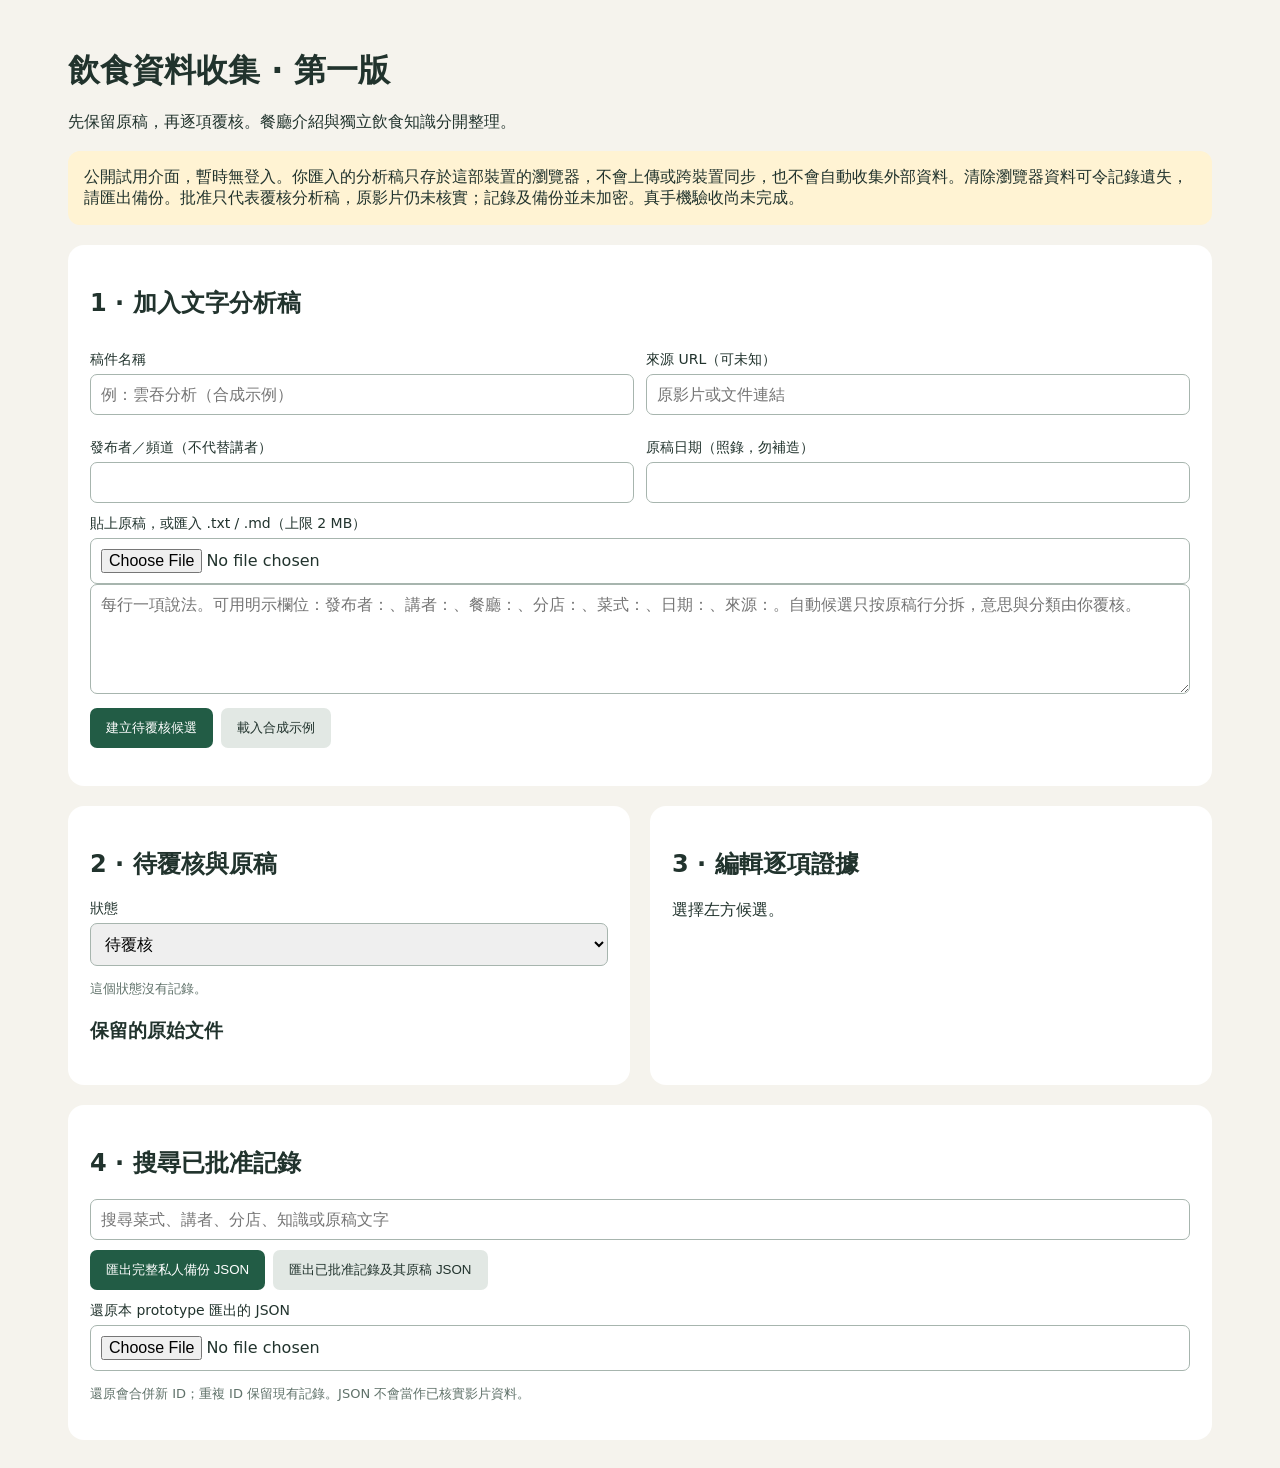
<file: source-intake/index.html>
<!doctype html>
<html lang="zh-Hant"><meta charset="utf-8"><meta name="viewport" content="width=device-width,initial-scale=1">
<title>飲食資料收集 · 試用</title>
<meta name="food-intake-build" content="2026-10-10-r1">
<style>
*{box-sizing:border-box}body{margin:0;background:#f5f3ed;color:#21332d;font:16px system-ui,sans-serif}main{max-width:1200px;margin:auto;padding:28px}h1{margin-bottom:8px}p{line-height:1.6}.notice{padding:16px;background:#fff3d3;border-radius:12px}.grid{display:grid;grid-template-columns:1fr 1fr;gap:20px}section{background:white;padding:22px;border-radius:16px;margin-top:20px}label{display:block;margin:12px 0 5px;font-size:14px}input,textarea,select{width:100%;padding:10px;border:1px solid #a7b5ae;border-radius:7px;font:inherit}textarea{min-height:110px}button{border:0;border-radius:7px;background:#225c45;color:white;padding:11px 16px;margin:10px 8px 0 0;cursor:pointer}.secondary{background:#e2e8e4;color:#21332d}.danger{background:#98463a}.card{border:1px solid #d7ded9;border-radius:9px;padding:12px;margin:10px 0;cursor:pointer}.card.active{border:2px solid #225c45}.muted{color:#60726a;font-size:13px}.row{display:grid;grid-template-columns:1fr 1fr;gap:12px}#message{white-space:pre-wrap;color:#9a392f}pre{white-space:pre-wrap;font:14px system-ui}summary{cursor:pointer}a{color:#225c45}@media(max-width:800px){.grid,.row{grid-template-columns:1fr}main{padding:16px}}
</style>
<main><h1>飲食資料收集 · 第一版</h1><p>先保留原稿，再逐項覆核。餐廳介紹與獨立飲食知識分開整理。</p>
<div class="notice">公開試用介面，暫時無登入。你匯入的分析稿只存於這部裝置的瀏覽器，不會上傳或跨裝置同步，也不會自動收集外部資料。清除瀏覽器資料可令記錄遺失，請匯出備份。批准只代表覆核分析稿，原影片仍未核實；記錄及備份並未加密。真手機驗收尚未完成。</div>
<section><h2>1 · 加入文字分析稿</h2><div class="row"><div><label>稿件名稱</label><input id="title" placeholder="例：雲吞分析（合成示例）"></div><div><label>來源 URL（可未知）</label><input id="sourceUrl" placeholder="原影片或文件連結"></div><div><label>發布者／頻道（不代替講者）</label><input id="publisher"></div><div><label>原稿日期（照錄，勿補造）</label><input id="sourceDate"></div></div><label>貼上原稿，或匯入 .txt / .md（上限 2 MB）</label><input id="file" type="file" accept=".txt,.md,text/plain,text/markdown"><textarea id="text" placeholder="每行一項說法。可用明示欄位：發布者：、講者：、餐廳：、分店：、菜式：、日期：、來源：。自動候選只按原稿行分拆，意思與分類由你覆核。"></textarea><button id="import">建立待覆核候選</button><button id="sample" class="secondary">載入合成示例</button><p id="message" role="status"></p></section>
<div class="grid"><section><h2>2 · 待覆核與原稿</h2><label>狀態</label><select id="statusFilter"><option value="pending">待覆核</option><option value="approved">已批准</option><option value="rejected">已拒絕</option><option value="all">全部</option></select><div id="candidates"></div><h3>保留的原始文件</h3><div id="documents"></div></section><section><h2>3 · 編輯逐項證據</h2><div id="editor">選擇左方候選。</div></section></div>
<section><h2>4 · 搜尋已批准記錄</h2><input id="query" placeholder="搜尋菜式、講者、分店、知識或原稿文字"><div id="results"></div><button id="export">匯出完整私人備份 JSON</button><button id="exportReviewed" class="secondary">匯出已批准記錄及其原稿 JSON</button><label>還原本 prototype 匯出的 JSON</label><input id="restore" type="file" accept=".json,application/json"><p class="muted">還原會合併新 ID；重複 ID 保留現有記錄。JSON 不會當作已核實影片資料。</p></section></main>
<script src="core.js"></script><script src="store.js"></script><script src="app.js"></script></html>
</file>
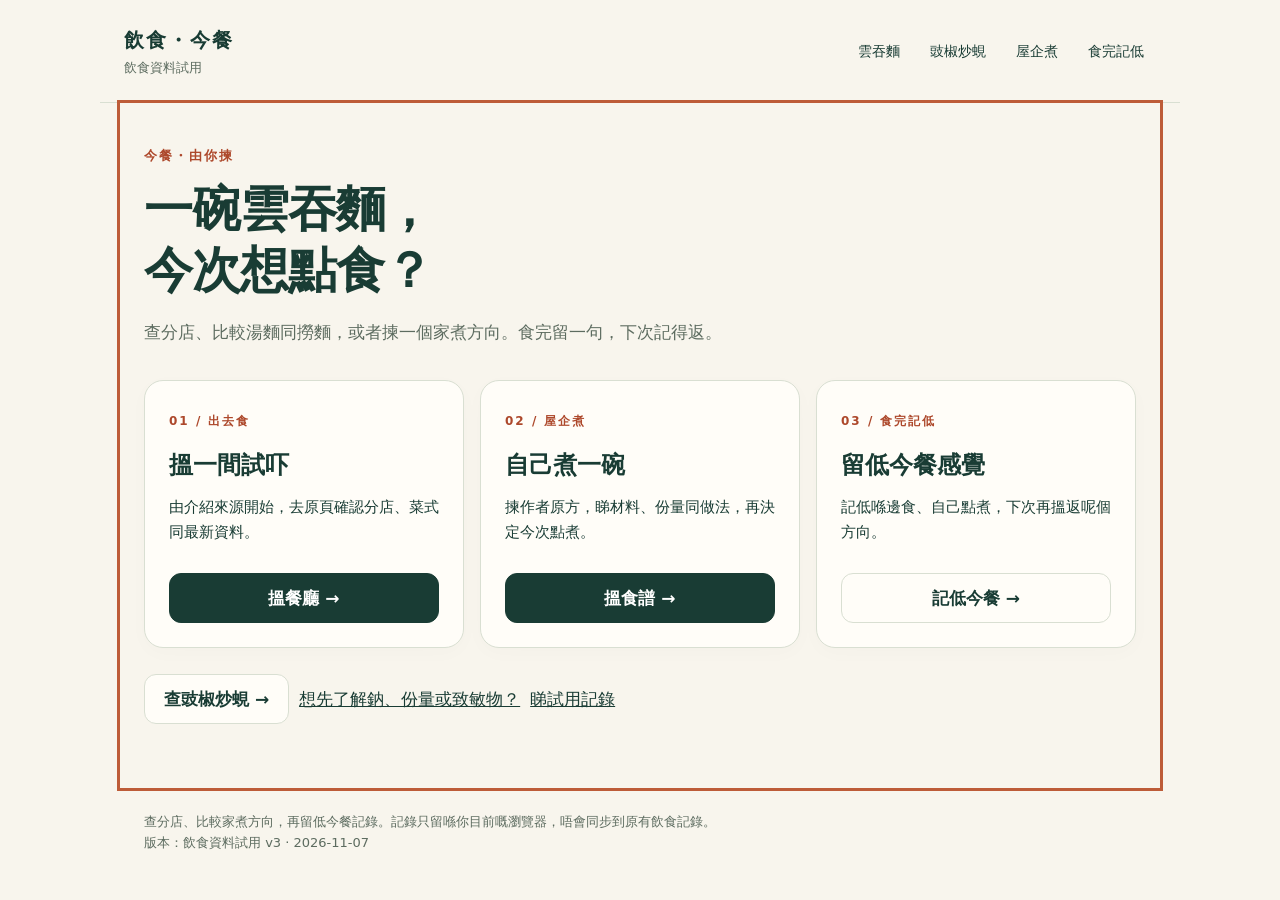
<file: wonton-trial/index.html>
<!doctype html>
<html lang="zh-HK"><head><meta charset="utf-8"><meta name="viewport" content="width=device-width,initial-scale=1"><meta name="robots" content="noindex,nofollow"><meta name="referrer" content="no-referrer"><meta http-equiv="Content-Security-Policy" content="default-src 'none'; script-src 'unsafe-inline'; style-src 'unsafe-inline'; connect-src 'none'; img-src 'none'; base-uri 'none'; form-action 'none'"><title>雲吞麵・豉椒炒蜆｜今餐點食？</title>
<style>
:root{color-scheme:light;--paper:#f8f5ed;--card:#fffdf8;--ink:#193c34;--muted:#5d6c60;--line:#d9dfd2;--orange:#ad482b}*{box-sizing:border-box}body{margin:0;background:var(--paper);color:var(--ink);font:17px/1.65 system-ui,-apple-system,"Microsoft JhengHei",sans-serif}button,input,select,textarea{font:inherit}button,a,input,select,textarea{outline-offset:4px}a{color:var(--ink)}button,.button{display:inline-flex;align-items:center;justify-content:center;min-height:48px;padding:10px 19px;border:1px solid var(--line);border-radius:12px;background:var(--card);color:var(--ink);cursor:pointer;text-decoration:none;font-weight:650}button:hover,.button:hover{border-color:var(--ink);background:#edf0e7}.primary{background:var(--ink);color:white;border-color:var(--ink)}.primary:hover{background:#31574a;color:white}header{max-width:1080px;margin:auto;padding:24px;display:flex;align-items:center;justify-content:space-between;gap:20px;border-bottom:1px solid var(--line)}.wordmark{font-size:20px;letter-spacing:2px;text-decoration:none;font-weight:800}.edition{font-size:13px;color:var(--muted)}nav{display:flex;gap:6px;flex-wrap:wrap}nav a{font-size:14px;text-decoration:none;padding:9px 12px;border-radius:9px}nav a[aria-current=page]{background:var(--ink);color:white}main{max-width:1040px;min-height:65vh;margin:auto;padding:42px 24px 64px}.eyebrow{color:var(--orange);letter-spacing:2px;font-size:13px;font-weight:800}h1{font-size:clamp(30px,5vw,49px);letter-spacing:-1px;line-height:1.25;margin:12px 0 17px}h2{font-size:24px;line-height:1.4;margin:0 0 12px}h3{font-size:19px;margin:0 0 8px}p{margin:10px 0 18px}.muted{color:var(--muted)}.hero{max-width:750px;margin-bottom:34px}.grid{display:grid;grid-template-columns:repeat(3,1fr);gap:16px}.card{background:var(--card);border:1px solid var(--line);border-radius:19px;padding:24px;box-shadow:0 5px 20px #193c3405}.card .number{font-size:12px;letter-spacing:2px;color:var(--orange);font-weight:800}.card h2{margin-top:16px}.card p{font-size:15px}.card .button{width:100%;margin-top:10px}.stack{display:grid;gap:14px}.source{display:flex;align-items:center;justify-content:space-between;gap:20px}.source p{margin:4px 0 0;font-size:14px}.row{display:flex;flex-wrap:wrap;gap:10px;align-items:center}.search{display:flex;gap:10px;max-width:780px;margin:24px 0 12px}input,textarea,select{width:100%;padding:13px 14px;border:1px solid #b8c5b7;border-radius:10px;color:var(--ink);background:white}label{display:block;font-size:15px;font-weight:650;margin:19px 0 7px}textarea{min-height:110px;resize:vertical}.form{max-width:640px}.note{padding:17px 20px;background:#edf0e5;border-radius:13px;color:#3f5746;font-size:14px;margin:22px 0}.pill{font-size:13px;border-radius:30px;padding:6px 11px;background:#e9eee3;display:inline-block}.back{display:inline-block;margin-bottom:21px}.listhead{display:flex;justify-content:space-between;align-items:center;gap:16px;margin:30px 0 14px}.secondary{margin-top:26px}.saved{white-space:pre-wrap;overflow-wrap:anywhere}.record-actions{display:flex;gap:10px;margin-top:18px}footer{max-width:1040px;margin:auto;padding:22px 24px;border-top:1px solid var(--line);font-size:13px;color:var(--muted)}.sr{position:absolute;width:1px;height:1px;overflow:hidden;clip:rect(0,0,0,0)}:focus-visible{outline:3px solid #bd5c38}button:disabled{opacity:.5;cursor:default}@media(max-width:720px){header{padding:16px;align-items:flex-start;flex-direction:column;gap:10px}nav{gap:0}nav a{padding:8px 11px}main{padding:26px 17px 44px}.grid{grid-template-columns:1fr}.card{padding:20px}.source{align-items:flex-start;flex-direction:column;gap:12px}.source .button{width:100%}.search{flex-wrap:wrap}.search button{width:100%}.listhead{align-items:flex-start;flex-direction:column}.row button{font-size:14px;padding:8px 12px}.record-actions{flex-direction:column}}
</style></head><body>
<header><div><a class="wordmark" href="#home">飲食・今餐</a><div class="edition">飲食資料試用</div></div><nav aria-label="主要場景"><a href="#eat" data-nav="eat">雲吞麵</a><a href="#clam" data-nav="clam">豉椒炒蜆</a><a href="#cook" data-nav="cook">屋企煮</a><a href="#record" data-nav="record">食完記低</a></nav></header>
<main id="view" tabindex="-1"></main><footer>查分店、比較家煮方向，再留低今餐記錄。記錄只留喺你目前嘅瀏覽器，唔會同步到原有飲食記錄。<br>版本：飲食資料試用 v3 · 2026-11-07</footer>
<script>
'use strict';
const STORAGE='dm.wontonTrial.v1';
const sources={
 ho:{title:'何洪記（銅鑼灣）',credit:'MICHELIN Guide 原頁',url:'https://guide.michelin.com/hk/en/hong-kong-region/hong-kong/restaurant/ho-hung-kee',type:'餐廳介紹'},
 mak:{title:"Mak’s Noodle",credit:'香港旅遊發展局原頁',url:'https://www.discoverhongkong.com/eng/place-to-go/travel.guide-mak-s-noodle.html',type:'餐廳介紹'},
 lau:{title:'Daddy Lau',credit:'Made With Lau · Wonton Noodle Soup',url:'https://www.madewithlau.com/recipes/wonton-noodle-soup',type:'作者食譜'},
 christie:{title:'Christie Lai',credit:'Christie at Home · Wonton Noodle Soup',url:'https://christieathome.com/blog/wonton-noodle-soup/',type:'作者食譜'},
 rasa:{title:'Rasa Malaysia',credit:'Wonton Noodles · 原方及署名見原頁',url:'https://rasamalaysia.com/wonton-noodles/',type:'乾撈方向原頁'},
 sodium:{title:'湯粉麵鈉與能量研究',credit:'香港食物安全中心 · 研究摘要',url:'https://www.cfs.gov.hk/tc_chi/programme/programme_rafs/programme_rafs_n_01_24_abstract.html',type:'官方研究'},
 child:{title:'Asian Wanton Mee',credit:'HealthHub Singapore · 兒童配方原PDF',url:'https://ch-api.healthhub.sg/api/public/content/45e8fb68b26b493d80525118fd8dc482?v=4e2de404',type:'官方配方'},
 allergy:{title:'慎防食物中的致敏物',credit:'香港食物安全中心原頁',url:'https://www.cfs.gov.hk/tc_chi/multimedia/multimedia_pub/multimedia_pub_fsf_231_04.html',type:'官方資訊'}
};
const dbRelease = {"topics":{"雲吞麵":["wonton-facts-20261107-01"],"豉椒炒蜆":["clam-facts-20261107-01"]},"rows":[{"id":"wonton-ho-hung-kee-hysan","scene":"eat","dish":"何洪記 · 雲吞麵","place":"何洪記","area":"銅鑼灣 希慎廣場店","style":"湯麵","summary":"利園商場名錄列出希慎廣場分店。米芝蓮指南的同址條目亦介紹這間分店的雲吞麵。 地址 軒尼詩道500號希慎廣場12樓1204–1205號舖。","refs":[["利園商場分店資料","https://www.leegardens.com.hk/dining/HP/359/Ho-Hung-Kee"],["米芝蓮指南分店介紹","https://guide.michelin.com/us/en/hong-kong-region/hong-kong/restaurant/ho-hung-kee"]]},{"id":"wonton-maks-wellington","scene":"eat","dish":"麥奀雲吞麵世家 · 雲吞麵","place":"麥奀雲吞麵世家","area":"中環 威靈頓街總店","style":"湯麵","summary":"餐廳官網將威靈頓街77號列為總店。香港旅發局同址介紹列有雲吞麵。 地址 威靈頓街77號地下。","refs":[["餐廳官方分店資料","https://www.maksnoodle.com/en/%E5%88%86%E5%BA%97%E8%B3%87%E6%96%99"],["香港旅發局介紹","https://www.discoverhongkong.com/eng/place-to-go/travel.guide-mak-s-noodle.html"]]},{"id":"wonton-tasty-ifc","scene":"eat","dish":"正斗粥麵專家 · 招牌湯雲吞麵","place":"正斗粥麵專家","area":"中環 國金店","style":"湯麵","summary":"正斗官網列出國金店的舖號。國際金融中心商場的分店頁將湯雲吞麵列為招牌菜。 地址 港景街1號國際金融中心商場3樓3016–3018號舖。","refs":[["正斗官方國金店資料","https://tasty.com.hk/location/ifc-mall-shop/"],["國際金融中心商場分店及菜式","https://ifc.com.hk/en/mall/shop/tasty-congee-noodle/"]]},{"id":"clam-holts-cafe-rosewood","scene":"clam","dish":"Holt’s Café · 豉椒炒蜆","place":"Holt’s Café","area":"尖沙咀 香港瑰麗酒店","style":"豉椒炒蜆","summary":"瑰麗酒店的中文版自選菜單列有豉椒炒蜆。到訪前可向餐廳確認當日供應及價格。 地址 梳士巴利道18號香港瑰麗酒店。","refs":[["香港瑰麗酒店官方自選菜單","https://www.rosewoodhotels.com/content/dam/rosewoodhotels/property/hong-kong/zh-cn/documents/dining/holts-cafe-a-la-carte-menu-sc.pdf"],["Holt’s Café 官方地址及訂座","https://www.rosewoodhotels.com/en/hong-kong/dining/holts-cafe"]]},{"id":"clam-hkjc-hong-kong-kitchen","scene":"clam","dish":"香港廚房（馬會競駿會） · 豉椒炒大蜆","place":"香港廚房（馬會競駿會）","area":"跑馬地 跑馬地馬場會所","style":"豉椒炒蜆","summary":"競駿會官方菜單曾列豉椒炒大蜆。此處為會所餐廳，馬會的非賽日頁列明須預約。請先向會所確認會員或訪客入場資格，以及當日供應。 地址 跑馬地馬場Pavilion Stand 9樓。","refs":[["競駿會官方菜單","https://racingclub.hkjc.com/common/pdf/dining-hong-kong-kitchen-menu.pdf"],["馬會會員專頁及預約資料","https://members.hkjc.com/hub/en-US/dining/hong-kong-kitchen"]]}]};
const editorial=[
 ['tasty-soup','eat','正斗鮮蝦雲吞麵','正斗','中環 IFC','湯麵','正斗品牌官網列有鮮蝦雲吞麵。國金店喺商場 3 樓 3016–3018 號舖，分店即日供應及現價可向店方確認。',[['正斗菜式','https://tasty.com.hk/menu/'],['正斗國金店','https://tasty.com.hk/location/ifc-mall-shop/']]],
 ['tasty-dry','eat','正斗鮮雲吞撈麵','正斗','中環 IFC','撈麵','想搵撈麵，正斗品牌官網有列鮮雲吞撈麵。國金店地址可由分店頁核對，分店即日供應及現價待確認。',[['正斗菜式','https://tasty.com.hk/menu/'],['正斗國金店','https://tasty.com.hk/location/ifc-mall-shop/']]],
 ['ho-soup','eat','何洪記雲吞麵','何洪記','銅鑼灣 希慎廣場','湯麵','《米芝蓮指南》介紹銅鑼灣何洪記嘅雲吞湯麵，地址係希慎廣場 12 樓 1204–1205 號舖。現價待確認。',[['米芝蓮指南','https://guide.michelin.com/hk/en/hong-kong-region/hong-kong/restaurant/ho-hung-kee']]],
 ['lau-soup','cook','Daddy Lau 雲吞湯麵','Daddy Lau','','湯麵','呢個版本標示 4 人份，主頁集中講麵同湯底，包雲吞另有一頁。',[['湯麵原方','https://www.madewithlau.com/recipes/wonton-noodle-soup'],['包雲吞原方','https://www.madewithlau.com/recipes/wontons']]],
 ['christie-soup','cook','Christie Lai 雲吞湯麵','Christie Lai','','湯麵','麵湯以一碗計，餡料份量另外列。作者容許用雞肉碎替代豬肉碎，原方仍用蝦。',[['Christie Lai 原方','https://christieathome.com/blog/wonton-noodle-soup/']]],
 ['bee-dry','cook','Bee Yinn Low 馬來西亞雲吞撈麵','Bee Yinn Low','','撈麵','Rasa Malaysia 嘅原方用深色醬汁拌麵，屬馬來西亞乾撈做法。',[['Bee Yinn Low 原方','https://rasamalaysia.com/wonton-noodles/']]]
].map(([id,scene,dish,place,area,style,summary,refs])=>({id,scene,dish,place,area,style,summary,refs}));
const databaseRows=dbRelease?.rows??[];
const overlappingEditorial={'tasty-soup':'wonton-tasty-ifc','ho-soup':'wonton-ho-hung-kee-hysan'};
const catalogue=new Map([...databaseRows,...editorial.filter(row=>!databaseRows.some(db=>db.id===overlappingEditorial[row.id]))].map(row=>[row.id,row]));

function matches(scene,query){
 const q=query.normalize('NFKC').toLowerCase().replace(/\s+/g,'');
 const patterns=[
  [/中環|ifc/,/中環|IFC/i], [/銅鑼灣|causewaybay/,/銅鑼灣/],
  [/尖沙咀|旺角|沙田|深水埗|九龍|佐敦|上環|灣仔|觀塘/,new RegExp(q.match(/尖沙咀|旺角|沙田|深水埗|九龍|佐敦|上環|灣仔|觀塘/)?.[0]??'a^')],
  [/乾撈|撈麵|dry/,/撈麵/], [/湯麵|湯雲吞麵/,/湯麵/],
  [/冇豬肉|唔食豬|雞肉/,/雞肉/], [/正斗|tasty/,/正斗/],
  [/何洪記|hohungkee/,/何洪記/], [/lau|劉師傅/,/lau/i], [/christie/,/christie/i],
  [/bee|rasa/,/bee/i], [/麥奀|mak.snoodle/,/麥奀|mak/i]
 ].filter(([pattern])=>pattern.test(q));
 const broad=/^(?:雲吞麵|雲吞|wontonnoodles?|)$/.test(q);
 return [...catalogue.values()].filter(r=>{
  if(r.scene!==scene)return false;
  const data=[r.dish,r.place,r.area,r.style,r.summary].join(' ');
  if(patterns.length)return patterns.every(([,pattern])=>pattern.test(data));
  return broad||data.toLowerCase().replace(/\s+/g,'').includes(q);
 });
}
function renderSearch(scene){
 const cook=scene==='cook',q=queries[scene], results=matches(scene,q);
 const chips=cook?['有蝦冇豬肉','想試乾撈','Daddy Lau']:['中環雲吞麵','銅鑼灣雲吞麵','撈麵'];
 const cards=results.map(r=>'<article class="card"><span class="pill">'+esc([r.style,r.area].filter(Boolean).join(' · '))+'</span><h3>'+esc(r.dish)+'</h3><p>'+esc(r.summary)+'</p><p class="muted">'+esc(r.refs[0][0])+'</p><a class="button" href="#result/'+esc(r.id)+'/'+scene+'">詳情、追問同來源 →</a></article>').join('');
 view.innerHTML='<a class="back" href="#home">← 返首頁</a><span class="pill">'+(cook?'屋企煮／食譜':'出去食／餐廳')+'</span><h1>'+(cook?'比較家煮做法':'按地區同菜式搵')+'</h1>'+
  '<form id="search" class="search"><label class="sr" for="query">想查啲乜</label><input id="query" name="query" maxlength="160" value="'+esc(q)+'" required><button class="primary">搜尋</button></form>'+
  '<div class="row">'+chips.map(t=>'<button type="button" data-query="'+t+'">'+t+'</button>').join('')+'</div>'+
  '<p role="status" class="muted">「'+esc(q)+'」有 '+results.length+' 個結果</p>'+
  '<div class="listhead"><h2>查詢結果</h2><a href="#health/'+scene+'">睇鈉、份量同致敏物 →</a></div>'+
  '<div class="stack">'+(cards||'<div class="card">暫時未搵到符合嘅資料。可以試「雲吞麵」、「撈麵」，或者用餐廳名再查。</div>')+'</div><p class="muted">'+
  (cook?'完整配方同份量請睇作者原頁。':'即日供應、價格同營業安排可以向店方確認。')+
  '</p><a class="button" href="#record/'+scene+'">記低今餐 →</a>'+(dbRelease&&!cook?'<p class="muted">資料庫版本 '+esc(dbRelease.topics['雲吞麵'].join('、'))+'</p>':'');
}
function renderResult(r,from){
 if(r.scene==='clam'){renderClamResult(r);return;}
 const back=['eat','cook'].includes(from)?from:r.scene;
 view.innerHTML='<a class="back" href="#'+back+'">← 返回查詢</a><h1>'+esc(r.dish)+'</h1>'+
 '<p class="muted">'+esc([r.place,r.area,r.style].filter(Boolean).join(' · '))+'</p>'+
 '<div class="card"><p>'+esc(r.summary)+'</p><h2>資料來源</h2><div class="row">'+
 r.refs.map(([credit,url])=>'<a class="button external" href="'+esc(url)+'" target="_blank" rel="noopener noreferrer">'+esc(credit)+' ↗</a>').join('')+
 '</div></div><div class="secondary row"><a class="button" href="#health/'+back+'">追問鈉同份量</a>'+
 '<a class="button primary" href="#record/'+r.scene+'/'+esc(r.id)+'">記低呢款 →</a></div>';
}

const normalize=value=>value.normalize('NFKC').toLowerCase().replace(/\s+/g,'');
function clamMatches(query){
 const q=normalize(query);
 const rows=databaseRows.filter(row=>row.scene==='clam');
 if(/^(?:豉椒炒蜆|豉椒炒大蜆|蜆|炒蜆|clam|clams|)$/.test(q))return rows;
 const terms=q.replace(/豉椒炒大?蜆/g,'').split(/[、，,]+/).filter(Boolean);
 return terms.length?rows.filter(row=>{
  const text=normalize([row.place,row.area,row.dish,row.summary].join(' '));
  return terms.every(term=>text.includes(term));
 }):[];
}
function renderClam(){
 const q=queries.clam, results=clamMatches(q);
 const cards=results.map(row=>'<article class="card"><span class="pill">'+esc(row.area)+'</span><h3>'+esc(row.dish)+'</h3><p>'+esc(row.summary)+'</p><a class="button" href="#result/'+esc(row.id)+'/clam">詳情、供應同來源 →</a></article>').join('');
 view.innerHTML='<a class="back" href="#home">← 返首頁</a><span class="pill">出去食／餐廳</span><h1>豉椒炒蜆</h1>'+
 '<p>查分店、原菜單同入座資料。</p><div class="row"><a class="button" href="#eat">轉睇雲吞麵</a></div>'+
 '<form id="search" class="search"><label class="sr" for="query">想查啲乜</label><input id="query" name="query" maxlength="160" value="'+esc(q)+'" required><button class="primary">搜尋</button></form>'+
 '<div class="row">'+['尖沙咀','跑馬地','豉椒炒蜆'].map(t=>'<button type="button" data-query="'+t+'">'+t+'</button>').join('')+'</div>'+
 '<p role="status" class="muted">「'+esc(q)+'」有 '+results.length+' 個結果</p>'+
 '<div class="stack">'+(cards||'<div class="card">暫時未搵到符合嘅資料。可以用餐廳名或地區再查。</div>')+'</div>'+
 '<p class="muted">資料庫版本 '+esc(dbRelease.topics['豉椒炒蜆'].join('、'))+'</p>';
}
function renderClamResult(row){
 view.innerHTML='<a class="back" href="#clam">← 返回豉椒炒蜆</a><h1>'+esc(row.dish)+'</h1><p class="muted">'+esc(row.area)+'</p>'+
 '<div class="card"><p>'+esc(row.summary)+'</p><details><summary>今日有冇供應？價錢點查？</summary><p>即日供應、現價及入座安排可向店方確認。下面有菜單同場地原頁。</p></details>'+
 '<h2>資料來源</h2><div class="row">'+row.refs.map(([credit,url])=>'<a class="button external" href="'+esc(url)+'" target="_blank" rel="noopener noreferrer">'+esc(credit)+' ↗</a>').join('')+
 '</div></div><div class="secondary row"><a class="button primary" href="#record/eat/'+esc(row.id)+'">記低呢款 →</a></div>';
}

const queries={eat:'雲吞麵',cook:'雲吞麵',clam:'豉椒炒蜆'},view=document.getElementById('view');let lastScene='cook',notice='';
const esc=s=>String(s??'').replace(/[&<>"']/g,c=>({'&':'&amp;','<':'&lt;','>':'&gt;','"':'&quot;',"'":'&#39;'}[c]));
function readRecords(){const raw=localStorage.getItem(STORAGE);if(!raw)return [];const rows=JSON.parse(raw);if(!Array.isArray(rows))throw Error('invalid trial records');return rows;}
function linkCard(id,from){const s=sources[id];return `<article class="card source"><div><h3>${esc(s.title)}</h3><p class="muted">${esc(s.credit)}</p></div><a class="button" href="#source/${id}/${from}">睇原文入口 →</a></article>`;}
function go(hash){if(location.hash===hash)render();else location.hash=hash;}
function render(){
 const [route='home',id,from]=location.hash.slice(1).split('/'),scene=['eat','cook','clam'].includes(route)?route:null;
 if(scene)lastScene=scene==='clam'?'eat':scene;
 document.querySelectorAll('[data-nav]').forEach(a=>{const active=a.dataset.nav===(scene||(['record','saved'].includes(route)?'record':from));if(active)a.setAttribute('aria-current','page');else a.removeAttribute('aria-current');});
 if(route==='home')view.innerHTML=`<section class="hero"><div class="eyebrow">今餐・由你揀</div><h1>一碗雲吞麵，<br>今次想點食？</h1><p class="muted">查分店、比較湯麵同撈麵，或者揀一個家煮方向。食完留一句，下次記得返。</p></section><div class="grid"><article class="card"><span class="number">01 / 出去食</span><h2>搵一間試吓</h2><p>由介紹來源開始，去原頁確認分店、菜式同最新資料。</p><a class="button primary" href="#eat">搵餐廳 →</a></article><article class="card"><span class="number">02 / 屋企煮</span><h2>自己煮一碗</h2><p>揀作者原方，睇材料、份量同做法，再決定今次點煮。</p><a class="button primary" href="#cook">搵食譜 →</a></article><article class="card"><span class="number">03 / 食完記低</span><h2>留低今餐感覺</h2><p>記低喺邊食、自己點煮，下次再搵返呢個方向。</p><a class="button" href="#record">記低今餐 →</a></article></div><div class="secondary row"><a class="button" href="#clam">查豉椒炒蜆 →</a><a href="#health/home">想先了解鈉、份量或致敏物？</a><a href="#saved">睇試用記錄</a></div>`;
 else if(scene){if(scene==='clam')renderClam();else renderSearch(scene);}
 else if(route==='result'&&catalogue.has(id)){renderResult(catalogue.get(id),from);}
 else if(route==='source'&&sources[id]){const s=sources[id],back=['eat','cook'].includes(from)?from:'home';view.innerHTML=`<a class="back" href="#${back}">← 返回${back==='cook'?'屋企煮':back==='eat'?'出去食':'首頁'}</a><div class="eyebrow">${esc(s.type)}</div><h1>${esc(s.title)}</h1><p class="muted">${esc(s.credit)}</p><div class="card"><h2>去原頁繼續睇</h2><p>${back==='cook'?'入原頁查清楚配方份量、所需材料同做法，先決定跟邊款。':'原作者或機構網站會提供該頁內容。'}</p><a class="button primary external" href="${s.url}" target="_blank" rel="noopener noreferrer">開原文（新分頁） ↗</a><p class="muted">睇完關閉新分頁，會返到呢度。外部網站有各自嘅私隱及使用條款。</p></div><div class="secondary row"><a class="button" href="#${back}">返去揀其他來源</a><a class="button" href="#record/${back}">記低今餐</a></div>`;}
 else if(route==='health'){const back=['eat','cook'].includes(id)?id:'home';view.innerHTML=`<a class="back" href="#${back}">← 返回${back==='cook'?'屋企煮':back==='eat'?'出去食':'首頁'}</a><div class="eyebrow">睇清楚，再比較</div><h1>個數字係邊一份？</h1><p class="muted">食安中心同消委會喺 2017 年收集嘅 10 個雲吞幼麵樣本，連湯每 100 克平均含 380 毫克鈉。當年嘅樣本結果未能代表你今日食嗰碗。</p><div class="stack">${['sodium','child','allergy'].map(k=>linkCard(k,back)).join('')}</div><div class="note">研究以連湯重量計。比較唔同數字時，先睇清楚係每 100 克、每碗定淨麵。</div>`;}
 else if(route==='record'){const origin=['eat','cook'].includes(id)?id:lastScene;const result=catalogue.get(from);view.innerHTML=`<a class="back" href="#${result?.scene==="clam"?"result/"+result.id+"/clam":origin}">← 返回${origin==='cook'?'屋企煮':'出去食'}</a><div class="eyebrow">食完記低</div><h1>今餐有咩想記住？</h1><p class="muted">只儲存喺呢個瀏覽器，唔會傳送到網站伺服器。</p><form id="record-form" class="form"><label for="dish">食咗啲乜</label><input id="dish" name="dish" value="${esc(result?.dish??"雲吞麵")}" maxlength="100" required><label for="origin">今次係</label><select id="origin" name="origin"><option value="cook" ${origin==='cook'?'selected':''}>自己煮</option><option value="eat" ${origin==='eat'?'selected':''}>出去食</option></select><label for="place">喺邊食／跟邊個方向煮（可留空）</label><input id="place" name="place" value="${esc(result?.place??"")}" maxlength="160" placeholder="例如：屋企、作者名或餐廳名"><label for="feeling">今次感覺</label><select id="feeling" name="feeling"><option>想再食</option><option>普通</option><option>未啱口味</option></select><label for="notes">下次記住（可留空）</label><textarea id="notes" name="notes" maxlength="500" placeholder="例如：今次材料、想調整嘅地方"></textarea><p id="save-status" role="status"></p><button class="primary">儲存試用記錄</button></form><div class="note">呢度係獨立試用記錄，唔會讀取或改動你原有嘅飲食記錄同相片。清理瀏覽資料或換瀏覽器後，試用記錄唔會跟住過去。</div>`;}
 else if(route==='saved'){let records=[],error='';try{records=readRecords();}catch{error='暫時讀唔到試用記錄，未有改動已儲存內容。';}view.innerHTML=`<a class="back" href="#home">← 返首頁</a><div class="eyebrow">呢個瀏覽器嘅試用記錄</div><h1>下次再搵返</h1><p role="status">${error||'記錄只留喺本機，冇同步到原網站。'}</p><div class="stack">${records.length?records.slice().reverse().map(r=>`<article class="card saved"><span class="pill">${r.origin==='cook'?'自己煮':'出去食'}</span><h2>${esc(r.dish)}</h2><p>${esc(r.place)}${r.place?' · ':''}${esc(r.feeling)}</p><p>${esc(r.notes)}</p><small class="muted">${esc(new Date(r.at).toLocaleString('zh-HK'))}</small><div class="record-actions"><a class="button" href="#${catalogue.has(r.resultId)?"result/"+r.resultId+"/"+(catalogue.get(r.resultId)?.scene==="clam"?"clam":r.origin==="cook"?"cook":"eat"):r.origin==="cook"?"cook":"eat"}">再搵呢個方向 →</a></div></article>`).join(''):'<div class="card">仲未有試用記錄。<br><a class="button" href="#record">記低第一餐</a></div>'}</div>`;}
 else{go('#home');return;}
 view.focus({preventScroll:true});window.scrollTo(0,0);
}
document.addEventListener('click',e=>{const b=e.target.closest('[data-query]');if(b){const scene=location.hash==='#clam'?'clam':lastScene;queries[scene]=b.dataset.query;notice='';render();}});
document.addEventListener('submit',e=>{e.preventDefault();const data=new FormData(e.target);if(e.target.id==='search'){const scene=location.hash==='#clam'?'clam':lastScene;queries[scene]=String(data.get('query')).trim();notice='';render();}else if(e.target.id==='record-form'){try{const rows=readRecords(),origin=data.get('origin')==='eat'?'eat':'cook';rows.push({at:new Date().toISOString(),dish:String(data.get('dish')).slice(0,100),origin,place:String(data.get('place')).slice(0,160),feeling:String(data.get('feeling')),notes:String(data.get('notes')).slice(0,500),resultId:catalogue.has(location.hash.split('/')[2])?location.hash.split('/')[2]:null});localStorage.setItem(STORAGE,JSON.stringify(rows));lastScene=origin;go('#saved');}catch{document.getElementById('save-status').textContent='呢個瀏覽器暫時未能儲存。請先複製你想記低嘅文字；原有資料未有清除。';}}});
window.addEventListener('hashchange',render);render();
</script></body></html>
</file>
